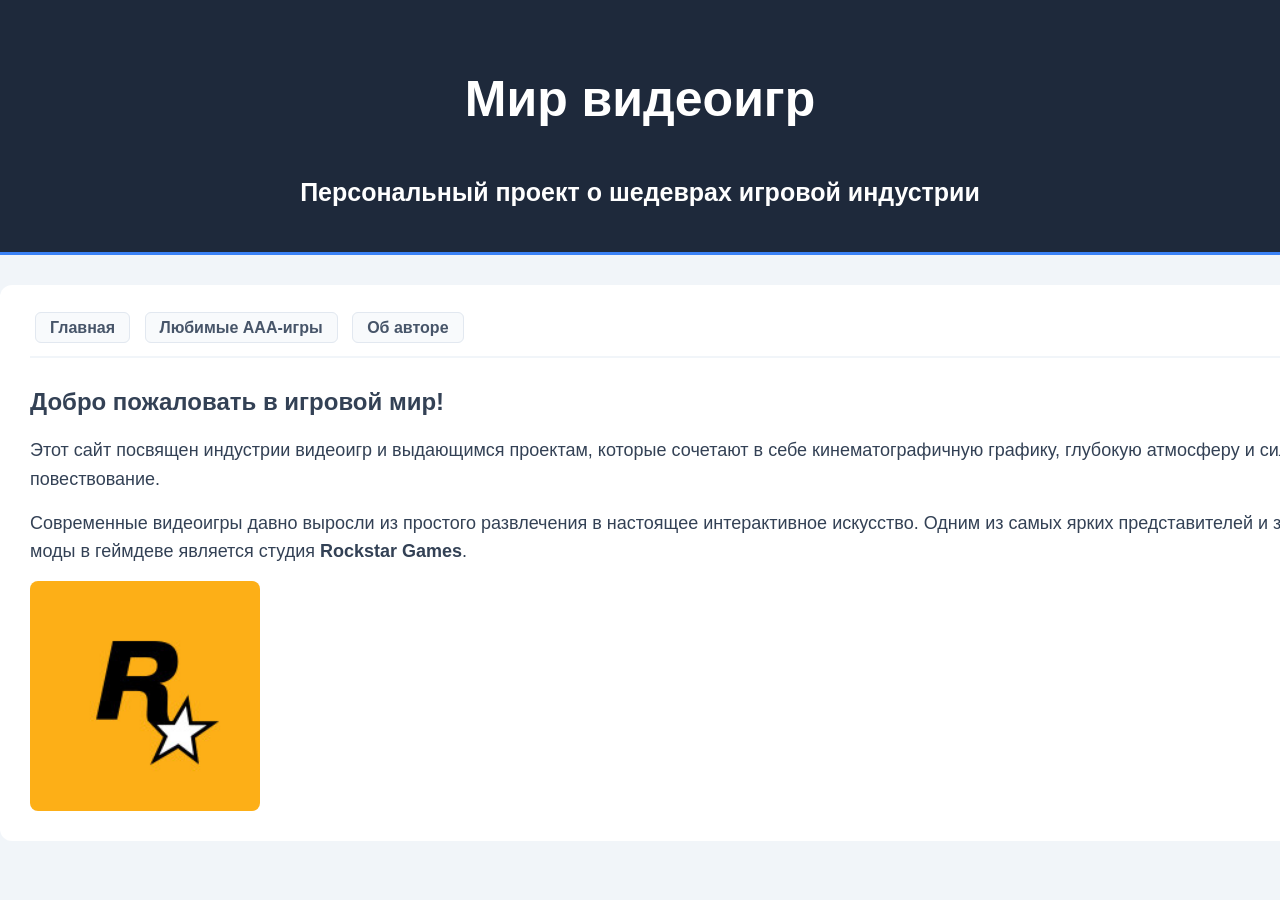
<file: lab2/index.html>
<!DOCTYPE html>
<html lang="ru">
<head>
    <meta charset="UTF-8">
    <title>Мир видеоигр | Главная</title>
    <link rel="stylesheet" href="style.css">
</head>
<body>

    <header>
        <h1>Мир видеоигр</h1>
        <p>Персональный проект о шедеврах игровой индустрии</p>
    </header>

    <div class="container">
        <nav class="nav-menu">
            <a href="index.html" class="nav-link">Главная</a>
            <a href="games.html" class="nav-link">Любимые ААА-игры</a>
            <a href="about.html" class="nav-link">Об авторе</a>
        </nav>

        <h2>Добро пожаловать в игровой мир!</h2>
        <p>
            Этот сайт посвящен индустрии видеоигр и выдающимся проектам, которые сочетают в себе кинематографичную графику, глубокую атмосферу и сильное повествование.
        </p>

        <div>
            <p>
                Современные видеоигры давно выросли из простого развлечения в настоящее интерактивное искусство. Одним из самых ярких представителей и законодателей моды в геймдеве является студия <strong>Rockstar Games</strong>.
            </p>
        </div>

        <div>
            <img src="rockstar.jpg" alt="Логотип Rockstar Games" class="game-image">
        </div>
    </div>

</body>
</html>
</file>
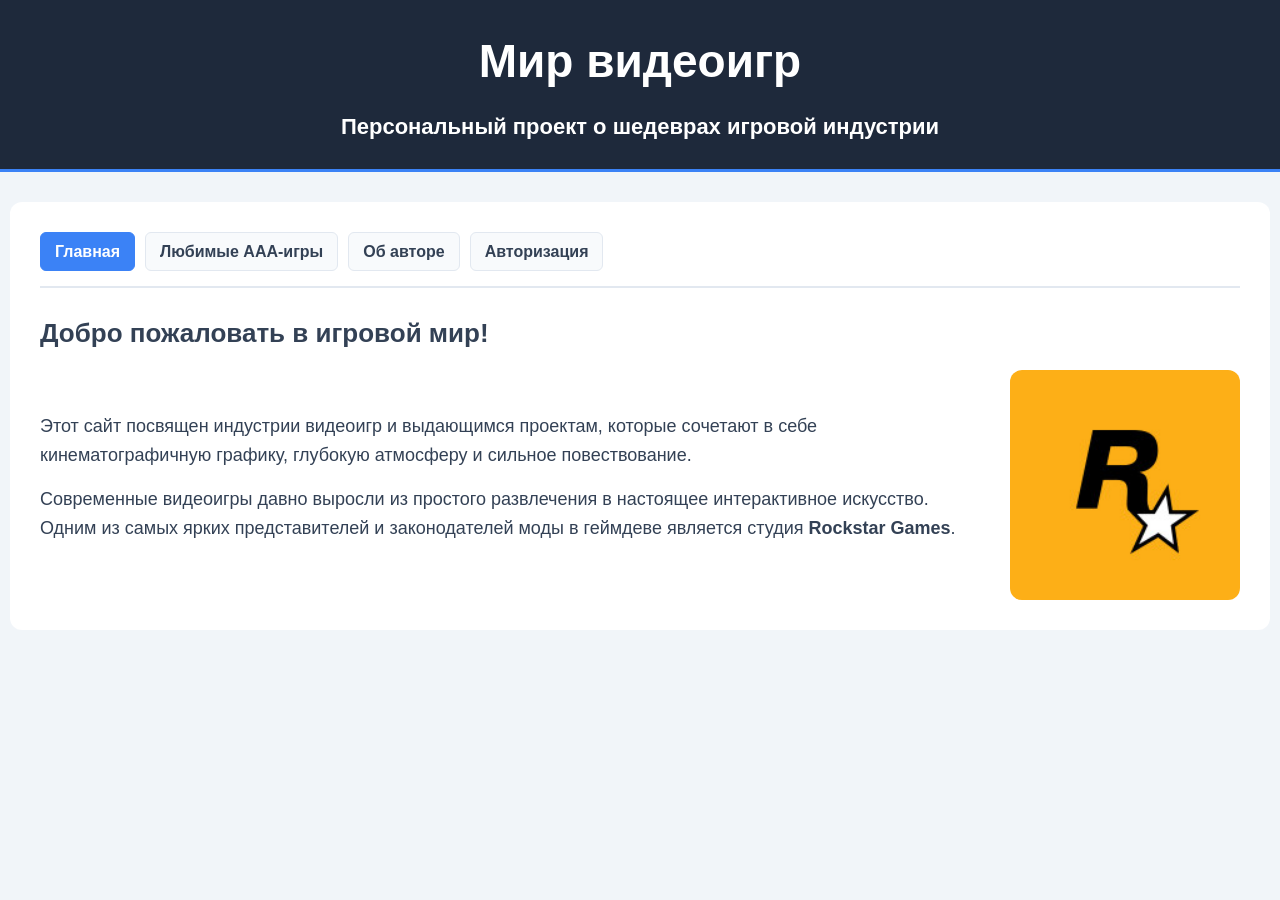
<file: lab4/index.html>
<!DOCTYPE html>
<html lang="ru">
<head>
    <meta charset="UTF-8">
    <meta name="viewport" content="width=device-width, initial-scale=1.0">
    <title>Мир видеоигр | Главная</title>
    <link rel="stylesheet" href="style.css">
</head>
<body class="page">

    <header class="header">
        <h1 class="header__title">Мир видеоигр</h1>
        <p class="header__subtitle">Персональный проект о шедеврах игровой индустрии</p>
    </header>

    <main class="container">
        <nav class="nav">
            <a href="index.html" class="nav__link nav__link_active">Главная</a>
            <a href="games.html" class="nav__link">Любимые ААА-игры</a>
            <a href="about.html" class="nav__link">Об авторе</a>
            <a href="form.html" class="nav__link">Авторизация</a>
        </nav>

        <section class="section">
            <h2 class="section__title">Добро пожаловать в игровой мир!</h2>

            <!-- Блок вёрстки с помощью Flexbox -->
            <div class="intro">
                <div class="intro__content">
                    <p class="section__text">
                        Этот сайт посвящен индустрии видеоигр и выдающимся проектам, которые сочетают в себе кинематографичную графику, глубокую атмосферу и сильное повествование.
                    </p>
                    <p class="section__text">
                        Современные видеоигры давно выросли из простого развлечения в настоящее интерактивное искусство. Одним из самых ярких представителей и законодателей моды в геймдеве является студия <strong>Rockstar Games</strong>.
                    </p>
                </div>

                <!-- Картинка с CSS-анимацией -->
                <img src="rockstar.jpg" alt="Логотип Rockstar Games" class="intro__image">
            </div>
        </section>
    </main>

</body>
</html>
</file>
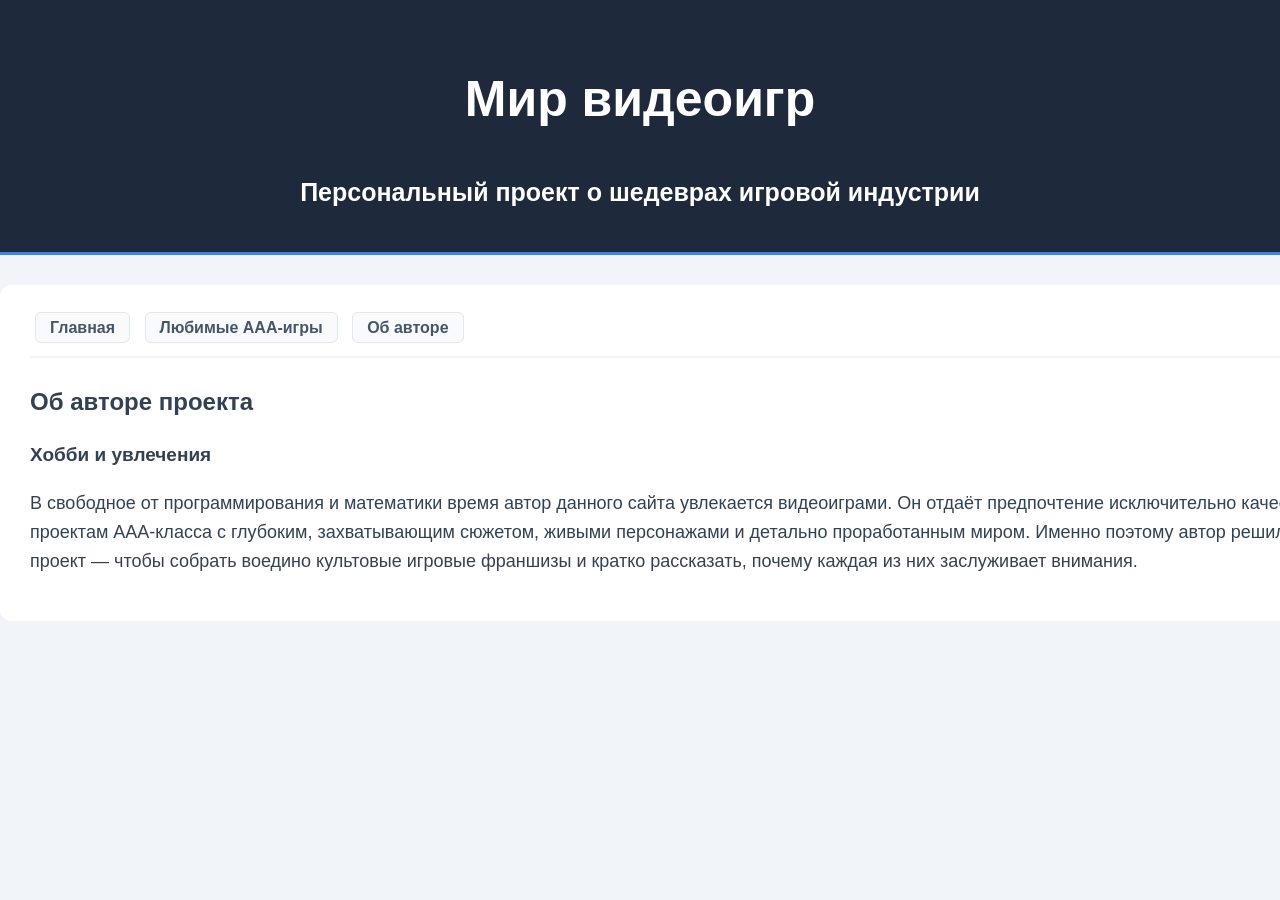
<file: lab2/about.html>
<!DOCTYPE html>
<html lang="ru">
<head>
    <meta charset="UTF-8">
    <title>Об авторе | Мир видеоигр</title>
    <link rel="stylesheet" href="style.css">
</head>
<body>

    <header>
        <h1>Мир видеоигр</h1>
        <p>Персональный проект о шедеврах игровой индустрии</p>
    </header>

    <div class="container">
        <nav class="nav-menu">
            <a href="index.html" class="nav-link">Главная</a>
            <a href="games.html" class="nav-link">Любимые ААА-игры</a>
            <a href="about.html" class="nav-link">Об авторе</a>
        </nav>

        <h2>Об авторе проекта</h2>
        
        <div>
            <h3>Хобби и увлечения</h3>
            <p>
                В свободное от программирования и математики время автор данного сайта увлекается видеоиграми. Он отдаёт предпочтение исключительно качественным проектам ААА-класса с глубоким, захватывающим сюжетом, живыми персонажами и детально проработанным миром. Именно поэтому автор решил создать этот проект — чтобы собрать воедино культовые игровые франшизы и кратко рассказать, почему каждая из них заслуживает внимания.
            </p>
        </div>
    </div>

</body>
</html>
</file>
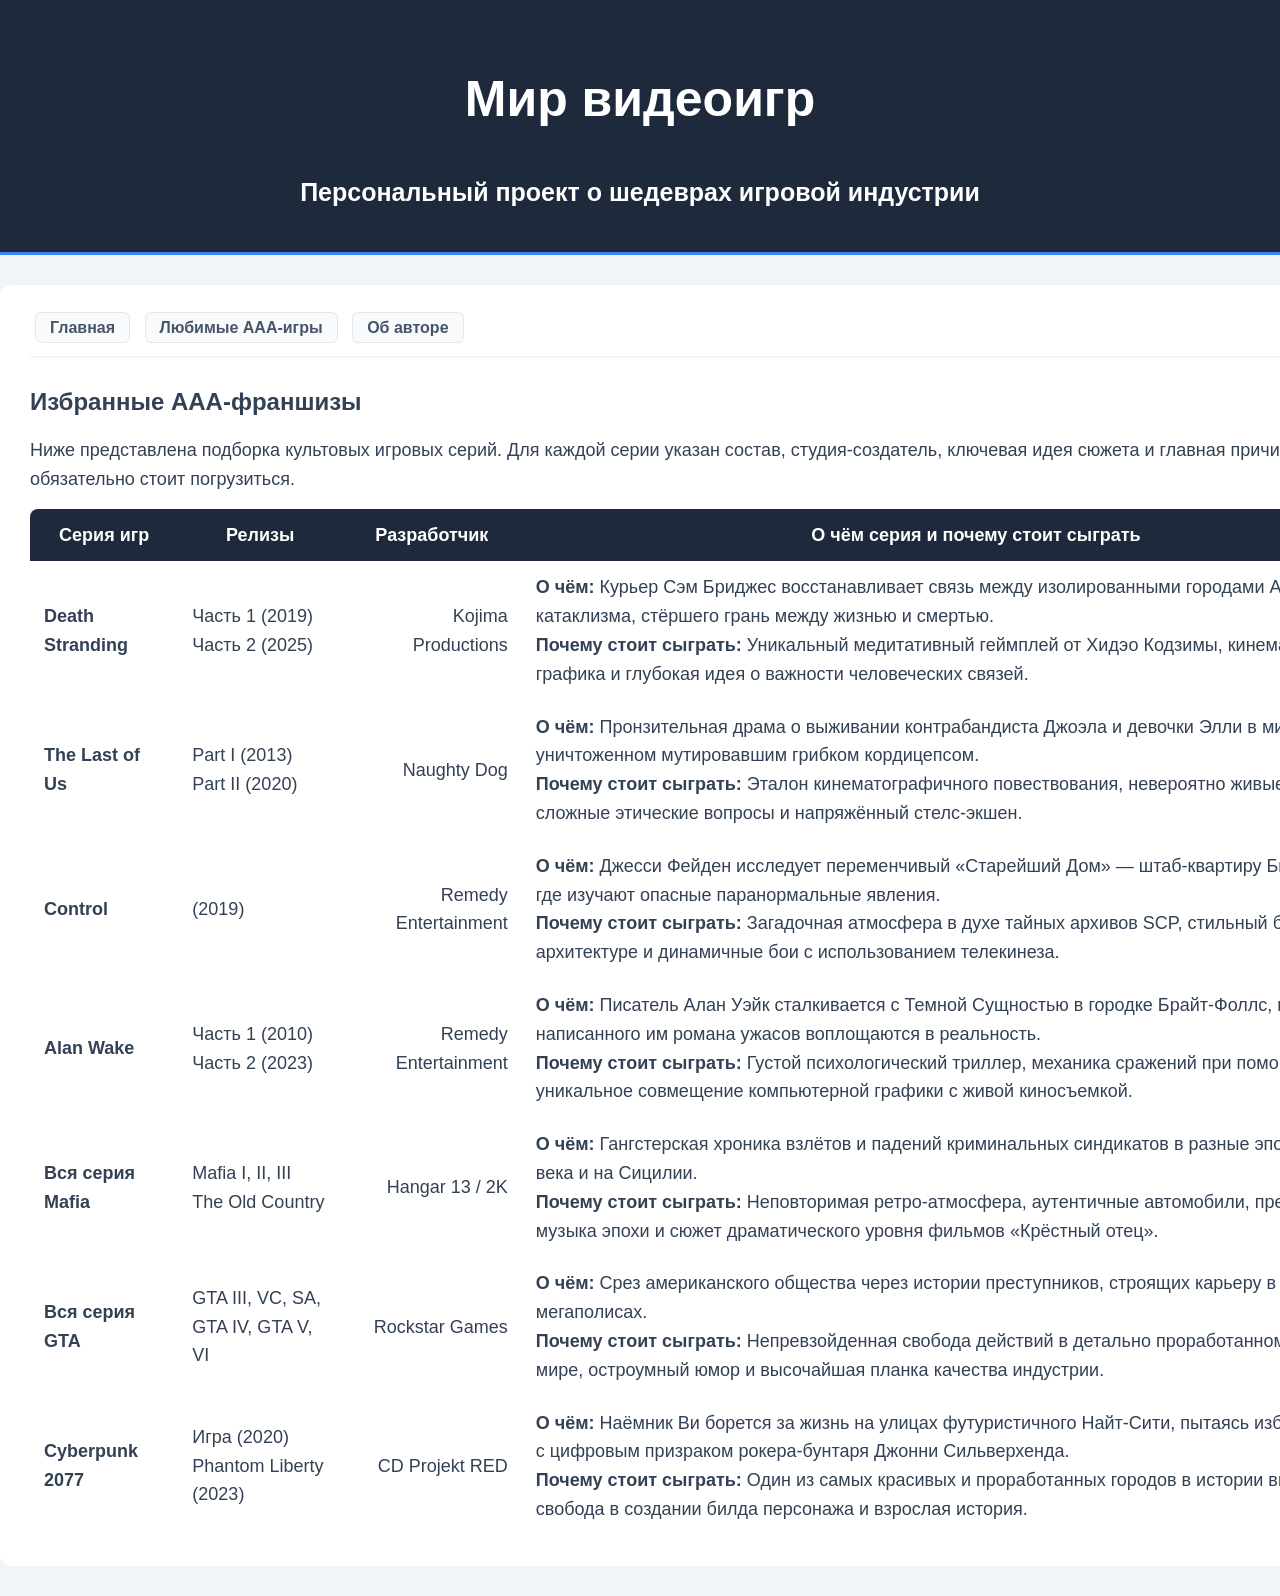
<file: lab2/games.html>
<!DOCTYPE html>
<html lang="ru">
<head>
    <meta charset="UTF-8">
    <title>Любимые ААА-игры | Мир видеоигр</title>
    <link rel="stylesheet" href="style.css">
</head>
<body>

    <header class="header-game">
        <h1>Мир видеоигр</h1>
        <p>Персональный проект о шедеврах игровой индустрии</p>
    </header>

    <div class="container">
        <nav class="nav-menu">
            <a href="index.html" class="nav-link">Главная</a>
            <a href="games.html" class="nav-link">Любимые ААА-игры</a>
            <a href="about.html" class="nav-link">Об авторе</a>
        </nav>

        <h2>Избранные ААА-франшизы</h2>
        <p>
            Ниже представлена подборка культовых игровых серий. Для каждой серии указан состав, студия-создатель, ключевая идея сюжета и главная причина, почему в неё обязательно стоит погрузиться.
        </p>

        <table>
            <thead>
                <tr>
                    <th>Серия игр</th>
                    <th>Релизы</th>
                    <th>Разработчик</th>
                    <th>О чём серия и почему стоит сыграть</th>
                </tr>
            </thead>
            <tbody>
                <tr>
                    <td><strong>Death Stranding</strong></td>
                    <td>Часть 1 (2019)<br>Часть 2 (2025)</td>
                    <td class="text-right">Kojima Productions</td>
                    <td>
                        <strong>О чём:</strong> Курьер Сэм Бриджес восстанавливает связь между изолированными городами Америки после катаклизма, стёршего грань между жизнью и смертью.<br>
                        <strong>Почему стоит сыграть:</strong> Уникальный медитативный геймплей от Хидэо Кодзимы, кинематографичная графика и глубокая идея о важности человеческих связей.
                    </td>
                </tr>

                <tr>
                    <td><strong>The Last of Us</strong></td>
                    <td >Part I (2013)<br>Part II (2020)</td>
                    <td class="text-right">Naughty Dog</td>
                    <td>
                        <strong>О чём:</strong> Пронзительная драма о выживании контрабандиста Джоэла и девочки Элли в мире, уничтоженном мутировавшим грибком кордицепсом.<br>
                        <strong>Почему стоит сыграть:</strong> Эталон кинематографичного повествования, невероятно живые персонажи, сложные этические вопросы и напряжённый стелс-экшен.
                    </td>
                </tr>

                <tr>
                    <td><strong>Control</strong></td>
                    <td>(2019)</td>
                    <td class="text-right">Remedy Entertainment</td>
                    <td>
                        <strong>О чём:</strong> Джесси Фейден исследует переменчивый «Старейший Дом» — штаб-квартиру Бюро Контроля, где изучают опасные паранормальные явления.<br>
                        <strong>Почему стоит сыграть:</strong> Загадочная атмосфера в духе тайных архивов SCP, стильный брутализм в архитектуре и динамичные бои с использованием телекинеза.
                    </td>
                </tr>

                <tr>
                    <td><strong>Alan Wake</strong></td>
                    <td>Часть 1 (2010)<br>Часть 2 (2023)</td>
                    <td class="text-right">Remedy Entertainment</td>
                    <td>
                        <strong>О чём:</strong> Писатель Алан Уэйк сталкивается с Темной Сущностью в городке Брайт-Фоллс, где события написанного им романа ужасов воплощаются в реальность.<br>
                        <strong>Почему стоит сыграть:</strong> Густой психологический триллер, механика сражений при помощи света и уникальное совмещение компьютерной графики с живой киносъемкой.
                    </td>
                </tr>

                <tr>
                    <td><strong>Вся серия Mafia</strong></td>
                    <td>Mafia I, II, III<br>The Old Country</td>
                    <td class="text-right">Hangar 13 / 2K</td>
                    <td>
                        <strong>О чём:</strong> Гангстерская хроника взлётов и падений криминальных синдикатов в разные эпохи Америки XX века и на Сицилии.<br>
                        <strong>Почему стоит сыграть:</strong> Неповторимая ретро-атмосфера, аутентичные автомобили, превосходная музыка эпохи и сюжет драматического уровня фильмов «Крёстный отец».
                    </td>
                </tr>

                <tr>
                    <td><strong>Вся серия GTA</strong></td>
                    <td>GTA III, VC, SA,<br>GTA IV, GTA V, VI</td>
                    <td class="text-right">Rockstar Games</td>
                    <td>
                        <strong>О чём:</strong> Срез американского общества через истории преступников, строящих карьеру в масштабных мегаполисах.<br>
                        <strong>Почему стоит сыграть:</strong> Непревзойденная свобода действий в детально проработанном открытом мире, остроумный юмор и высочайшая планка качества индустрии.
                    </td>
                </tr>

                <tr>
                    <td><strong>Cyberpunk 2077</strong></td>
                    <td>Игра (2020)<br>Phantom Liberty (2023)</td>
                    <td class="text-right">CD Projekt RED</td>
                    <td>
                        <strong>О чём:</strong> Наёмник Ви борется за жизнь на улицах футуристичного Найт-Сити, пытаясь избавиться от чипа с цифровым призраком рокера-бунтаря Джонни Сильверхенда.<br>
                        <strong>Почему стоит сыграть:</strong> Один из самых красивых и проработанных городов в истории видеоигр, полная свобода в создании билда персонажа и взрослая история.
                    </td>
                </tr>
            </tbody>
        </table>
    </div>

</body>
</html>
</file>
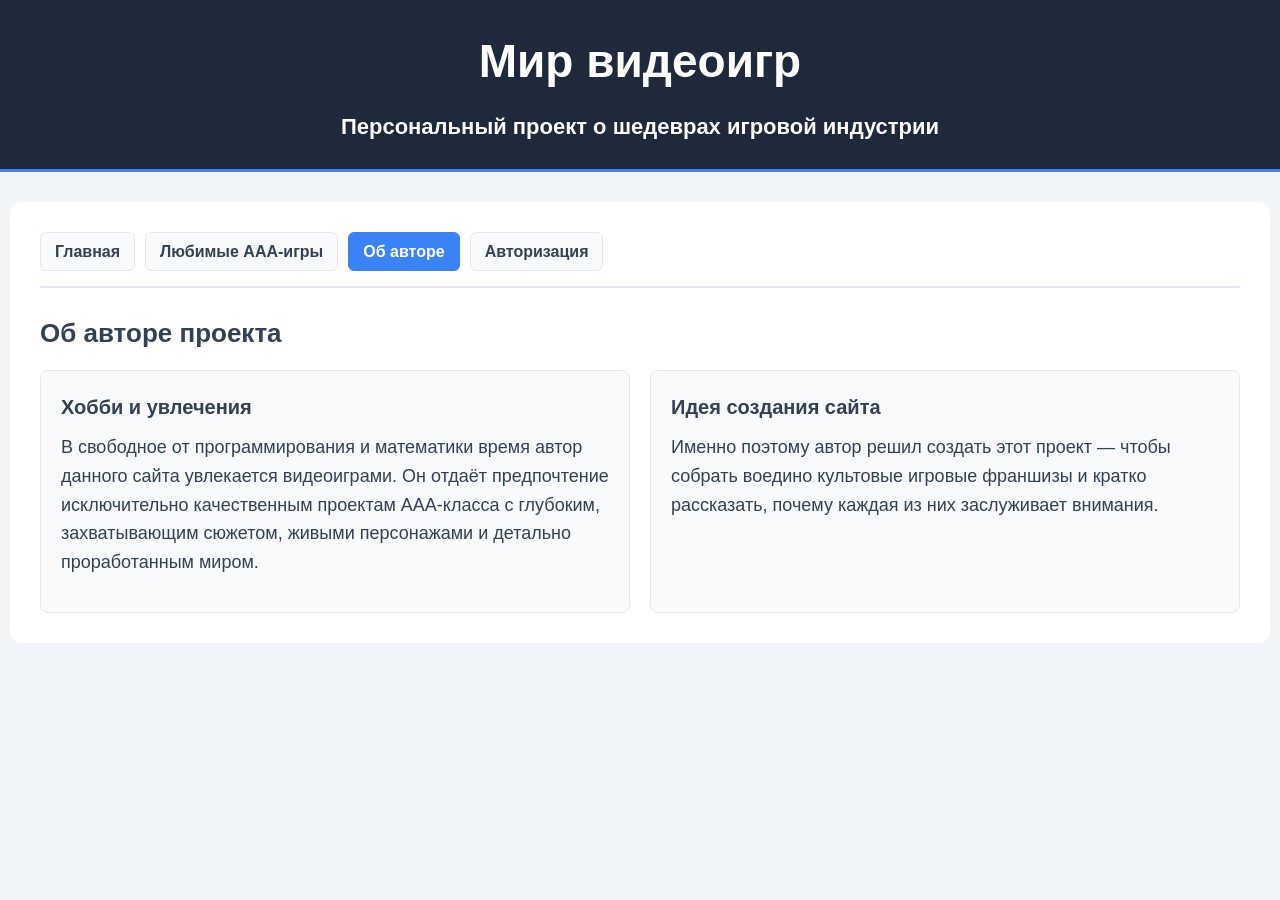
<file: lab4/about.html>
<!DOCTYPE html>
<html lang="ru">
<head>
    <meta charset="UTF-8">
    <meta name="viewport" content="width=device-width, initial-scale=1.0">
    <title>Об авторе | Мир видеоигр</title>
    <link rel="stylesheet" href="style.css">
</head>
<body class="page">

    <header class="header">
        <h1 class="header__title">Мир видеоигр</h1>
        <p class="header__subtitle">Персональный проект о шедеврах игровой индустрии</p>
    </header>

    <main class="container">
        <nav class="nav">
            <a href="index.html" class="nav__link">Главная</a>
            <a href="games.html" class="nav__link">Любимые ААА-игры</a>
            <a href="about.html" class="nav__link nav__link_active">Об авторе</a>
            <a href="form.html" class="nav__link">Авторизация</a>
        </nav>

        <section class="section">
            <h2 class="section__title">Об авторе проекта</h2>

            <!-- Блок вёрстки с помощью CSS Grid (2 колонки) -->
            <div class="about-grid">
                <div class="card">
                    <h3 class="card__title">Хобби и увлечения</h3>
                    <p class="section__text">
                        В свободное от программирования и математики время автор данного сайта увлекается видеоиграми. Он отдаёт предпочтение исключительно качественным проектам ААА-класса с глубоким, захватывающим сюжетом, живыми персонажами и детально проработанным миром.
                    </p>
                </div>

                <div class="card">
                    <h3 class="card__title">Идея создания сайта</h3>
                    <p class="section__text">
                        Именно поэтому автор решил создать этот проект — чтобы собрать воедино культовые игровые франшизы и кратко рассказать, почему каждая из них заслуживает внимания.
                    </p>
                </div>
            </div>
        </section>
    </main>

</body>
</html>
</file>
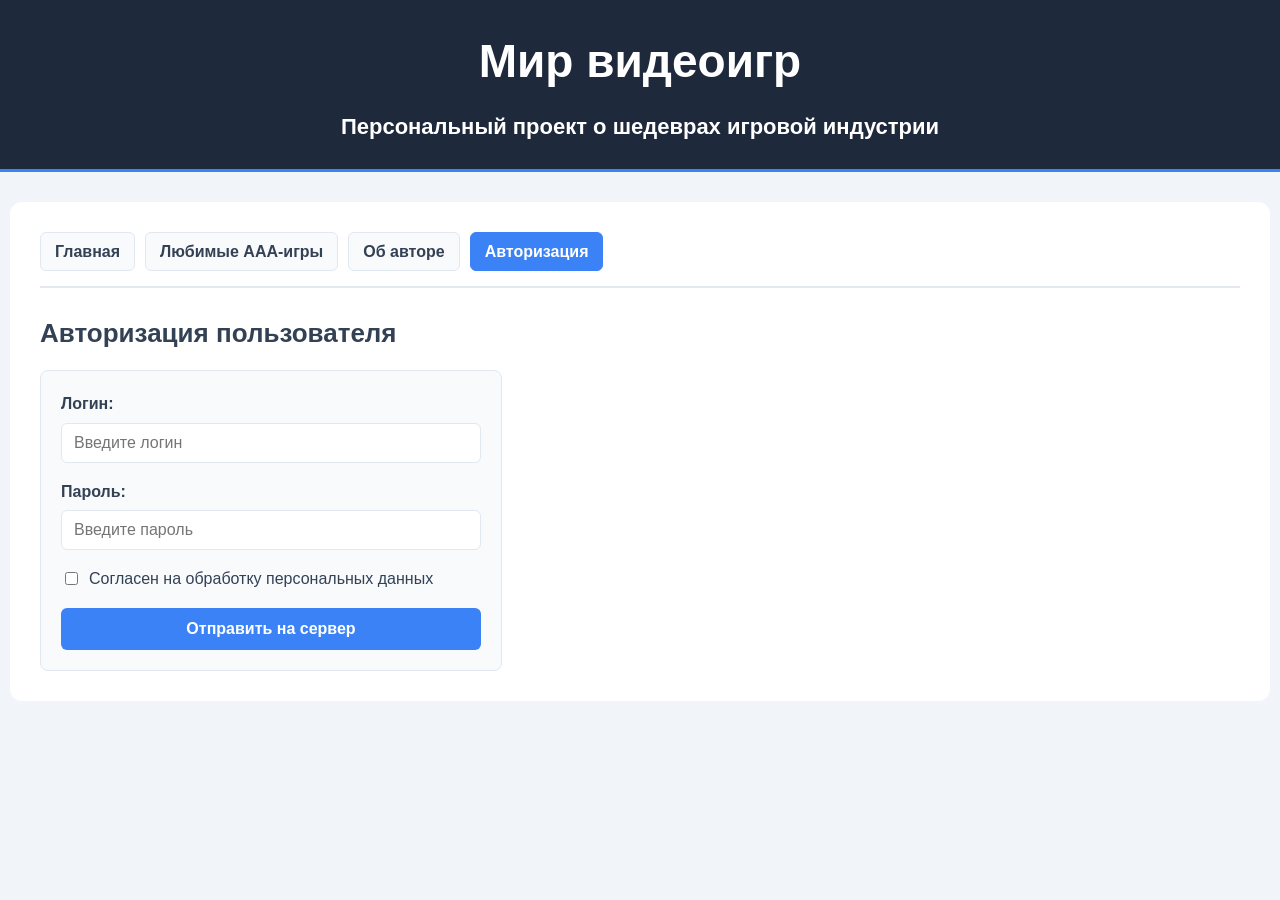
<file: lab4/form.html>
<!DOCTYPE html>
<html lang="ru">
<head>
    <meta charset="UTF-8">
    <meta name="viewport" content="width=device-width, initial-scale=1.0">
    <title>Авторизация | Мир видеоигр</title>
    <link rel="stylesheet" href="style.css">
</head>
<body class="page">

    <header class="header">
        <h1 class="header__title">Мир видеоигр</h1>
        <p class="header__subtitle">Персональный проект о шедеврах игровой индустрии</p>
    </header>

    <main class="container">
        <nav class="nav">
            <a href="index.html" class="nav__link">Главная</a>
            <a href="games.html" class="nav__link">Любимые ААА-игры</a>
            <a href="about.html" class="nav__link">Об авторе</a>
            <a href="form.html" class="nav__link nav__link_active">Авторизация</a>
        </nav>

        <section class="section">
            <h2 class="section__title">Авторизация пользователя</h2>

            <form class="auth-form card" id="authForm">
                <!-- Тип поля 1: text -->
                <div class="auth-form__field">
                    <label class="auth-form__label" for="login">Логин:</label>
                    <input class="auth-form__input" type="text" id="login" name="login" placeholder="Введите логин" required>
                </div>

                <!-- Тип поля 2: password -->
                <div class="auth-form__field">
                    <label class="auth-form__label" for="password">Пароль:</label>
                    <input class="auth-form__input" type="password" id="password" name="password" placeholder="Введите пароль" required>
                </div>

                <!-- Тип поля 3: checkbox -->
                <label class="auth-form__checkbox-group">
                    <input type="checkbox" name="agreement">
                    <span>Согласен на обработку персональных данных</span>
                </label>

                <!-- Кнопка отправки данных -->
                <button class="auth-form__button" type="submit">Отправить на сервер</button>
            </form>
        </section>
    </main>

    <script src="script.js"></script>
</body>
</html>
</file>
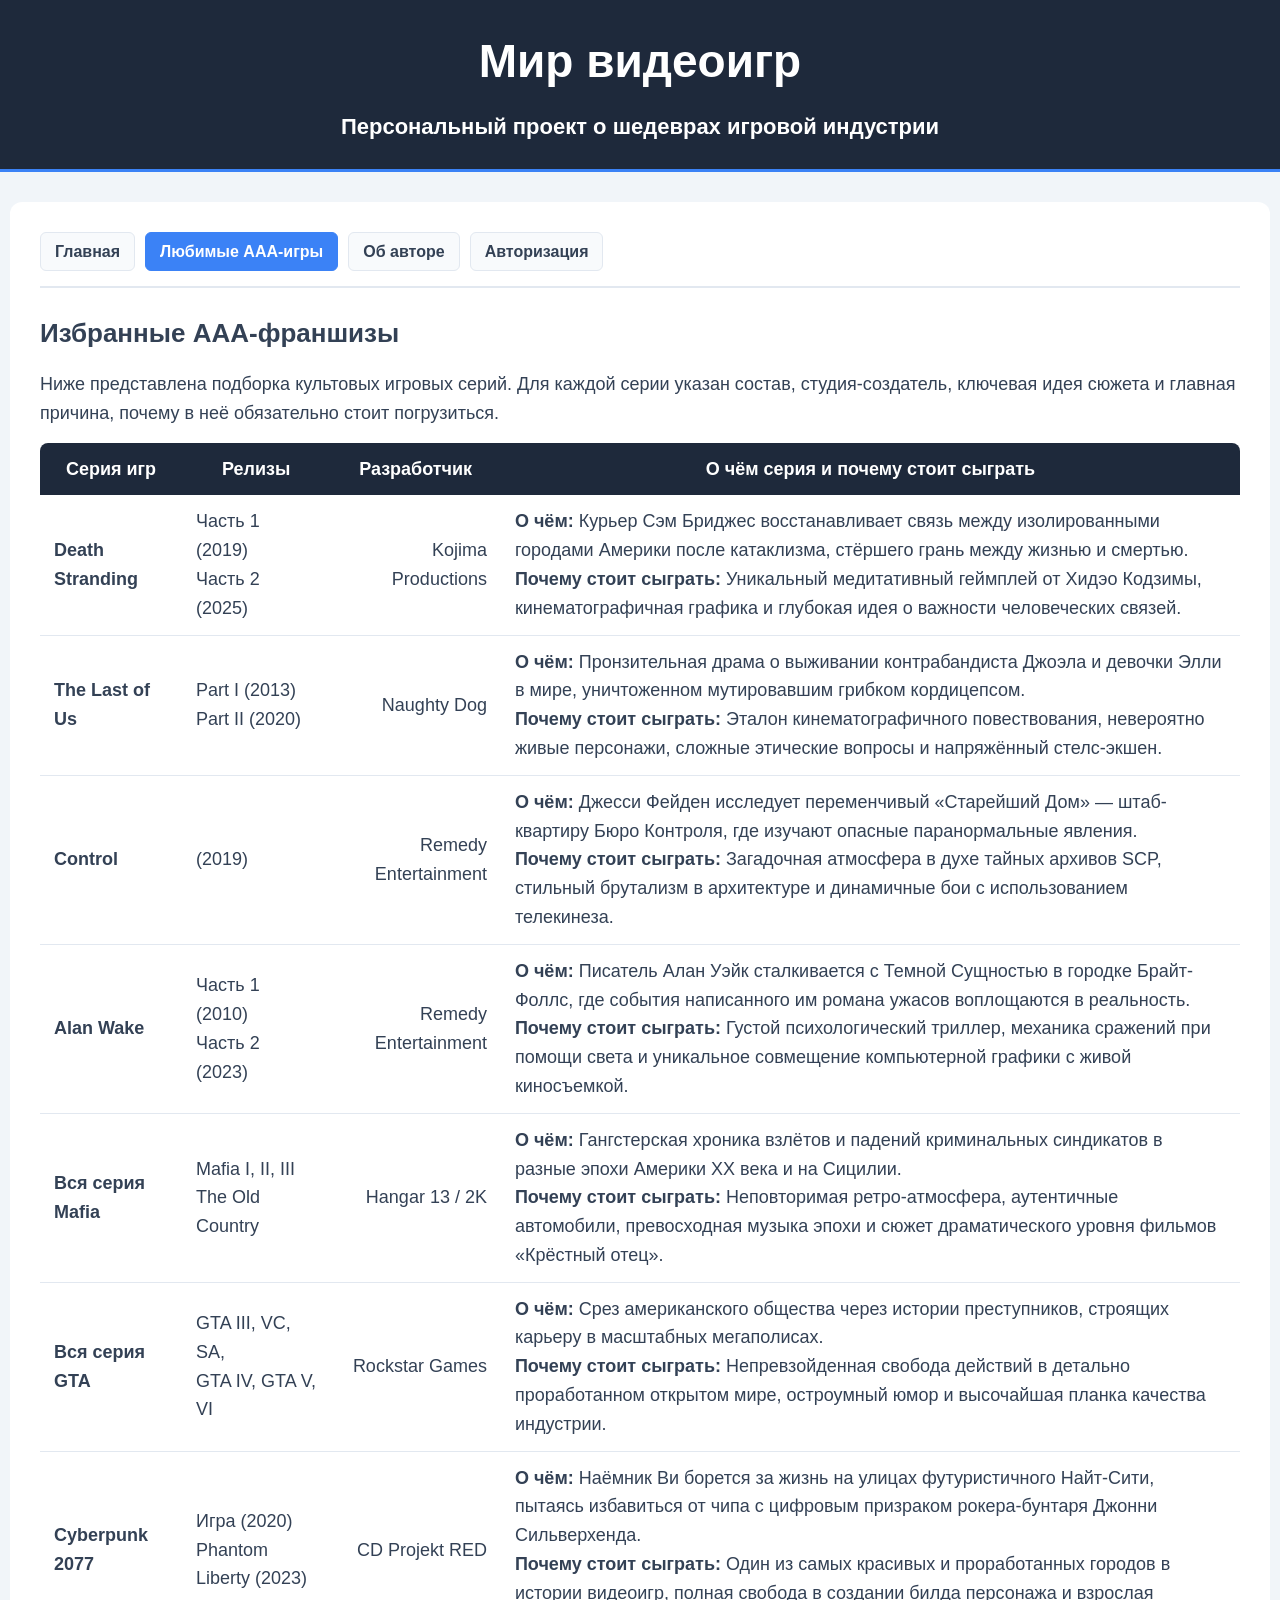
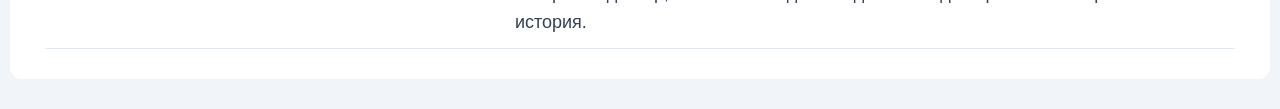
<file: lab4/games.html>
<!DOCTYPE html>
<html lang="ru">
<head>
    <meta charset="UTF-8">
    <meta name="viewport" content="width=device-width, initial-scale=1.0">
    <title>Любимые ААА-игры | Мир видеоигр</title>
    <link rel="stylesheet" href="style.css">
</head>
<body class="page">

    <header class="header">
        <h1 class="header__title">Мир видеоигр</h1>
        <p class="header__subtitle">Персональный проект о шедеврах игровой индустрии</p>
    </header>

    <main class="container">
        <nav class="nav">
            <a href="index.html" class="nav__link">Главная</a>
            <a href="games.html" class="nav__link nav__link_active">Любимые ААА-игры</a>
            <a href="about.html" class="nav__link">Об авторе</a>
            <a href="form.html" class="nav__link">Авторизация</a>
        </nav>

        <section class="section">
            <h2 class="section__title">Избранные ААА-франшизы</h2>
            <p class="section__text">
                Ниже представлена подборка культовых игровых серий. Для каждой серии указан состав, студия-создатель, ключевая идея сюжета и главная причина, почему в неё обязательно стоит погрузиться.
            </p>

            <table class="games-table">
                <thead>
                    <tr>
                        <th class="games-table__head">Серия игр</th>
                        <th class="games-table__head">Релизы</th>
                        <th class="games-table__head">Разработчик</th>
                        <th class="games-table__head">О чём серия и почему стоит сыграть</th>
                    </tr>
                </thead>
                <tbody>
                    <tr>
                        <td class="games-table__cell"><strong>Death Stranding</strong></td>
                        <td class="games-table__cell">Часть 1 (2019)<br>Часть 2 (2025)</td>
                        <td class="games-table__cell games-table__cell_right">Kojima Productions</td>
                        <td class="games-table__cell">
                            <strong>О чём:</strong> Курьер Сэм Бриджес восстанавливает связь между изолированными городами Америки после катаклизма, стёршего грань между жизнью и смертью.<br>
                            <strong>Почему стоит сыграть:</strong> Уникальный медитативный геймплей от Хидэо Кодзимы, кинематографичная графика и глубокая идея о важности человеческих связей.
                        </td>
                    </tr>

                    <tr>
                        <td class="games-table__cell"><strong>The Last of Us</strong></td>
                        <td class="games-table__cell">Part I (2013)<br>Part II (2020)</td>
                        <td class="games-table__cell games-table__cell_right">Naughty Dog</td>
                        <td class="games-table__cell">
                            <strong>О чём:</strong> Пронзительная драма о выживании контрабандиста Джоэла и девочки Элли в мире, уничтоженном мутировавшим грибком кордицепсом.<br>
                            <strong>Почему стоит сыграть:</strong> Эталон кинематографичного повествования, невероятно живые персонажи, сложные этические вопросы и напряжённый стелс-экшен.
                        </td>
                    </tr>

                    <tr>
                        <td class="games-table__cell"><strong>Control</strong></td>
                        <td class="games-table__cell">(2019)</td>
                        <td class="games-table__cell games-table__cell_right">Remedy Entertainment</td>
                        <td class="games-table__cell">
                            <strong>О чём:</strong> Джесси Фейден исследует переменчивый «Старейший Дом» — штаб-квартиру Бюро Контроля, где изучают опасные паранормальные явления.<br>
                            <strong>Почему стоит сыграть:</strong> Загадочная атмосфера в духе тайных архивов SCP, стильный брутализм в архитектуре и динамичные бои с использованием телекинеза.
                        </td>
                    </tr>

                    <tr>
                        <td class="games-table__cell"><strong>Alan Wake</strong></td>
                        <td class="games-table__cell">Часть 1 (2010)<br>Часть 2 (2023)</td>
                        <td class="games-table__cell games-table__cell_right">Remedy Entertainment</td>
                        <td class="games-table__cell">
                            <strong>О чём:</strong> Писатель Алан Уэйк сталкивается с Темной Сущностью в городке Брайт-Фоллс, где события написанного им романа ужасов воплощаются в реальность.<br>
                            <strong>Почему стоит сыграть:</strong> Густой психологический триллер, механика сражений при помощи света и уникальное совмещение компьютерной графики с живой киносъемкой.
                        </td>
                    </tr>

                    <tr>
                        <td class="games-table__cell"><strong>Вся серия Mafia</strong></td>
                        <td class="games-table__cell">Mafia I, II, III<br>The Old Country</td>
                        <td class="games-table__cell games-table__cell_right">Hangar 13 / 2K</td>
                        <td class="games-table__cell">
                            <strong>О чём:</strong> Гангстерская хроника взлётов и падений криминальных синдикатов в разные эпохи Америки XX века и на Сицилии.<br>
                            <strong>Почему стоит сыграть:</strong> Неповторимая ретро-атмосфера, аутентичные автомобили, превосходная музыка эпохи и сюжет драматического уровня фильмов «Крёстный отец».
                        </td>
                    </tr>

                    <tr>
                        <td class="games-table__cell"><strong>Вся серия GTA</strong></td>
                        <td class="games-table__cell">GTA III, VC, SA,<br>GTA IV, GTA V, VI</td>
                        <td class="games-table__cell games-table__cell_right">Rockstar Games</td>
                        <td class="games-table__cell">
                            <strong>О чём:</strong> Срез американского общества через истории преступников, строящих карьеру в масштабных мегаполисах.<br>
                            <strong>Почему стоит сыграть:</strong> Непревзойденная свобода действий в детально проработанном открытом мире, остроумный юмор и высочайшая планка качества индустрии.
                        </td>
                    </tr>

                    <tr>
                        <td class="games-table__cell"><strong>Cyberpunk 2077</strong></td>
                        <td class="games-table__cell">Игра (2020)<br>Phantom Liberty (2023)</td>
                        <td class="games-table__cell games-table__cell_right">CD Projekt RED</td>
                        <td class="games-table__cell">
                            <strong>О чём:</strong> Наёмник Ви борется за жизнь на улицах футуристичного Найт-Сити, пытаясь избавиться от чипа с цифровым призраком рокера-бунтаря Джонни Сильверхенда.<br>
                            <strong>Почему стоит сыграть:</strong> Один из самых красивых и проработанных городов в истории видеоигр, полная свобода в создании билда персонажа и взрослая история.
                        </td>
                    </tr>
                </tbody>
            </table>
        </section>
    </main>

</body>
</html>
</file>
<file: lab2/style.css>
body {
    font-family: -apple-system, BlinkMacSystemFont, "Segoe UI", Roboto, sans-serif;
    background-color: #f1f5f9;
    color: #334155;
    margin: 0;
    padding: 0;
    line-height: 1.6;
}

header {
    background: #1e293b;
    color: #ffffff;
    padding: 25px 20px;
    text-align: center;
    border-bottom: 3px solid #3b82f6;
}

h1 {
    font-size: 50px;
    font-weight: 800;
}

header p {
    font-size: 25px;
    font-weight: 600;
}

.container {
    width: 1400px;
    margin: 30px auto;
    background-color: #ffffff;
    padding: 30px;
    border-radius: 12px;
}
 
.nav-menu {
    margin-bottom: 25px;
    padding-bottom: 15px;
    border-bottom: 2px solid #f1f5f9;
}

.nav-link {
    display: inline;
    margin: 0 5px;
    padding: 6px 14px;
    text-decoration: none;
    color: #475569;
    background-color: #f8fafc;
    border: 1px solid #e2e8f0;
    border-radius: 6px;
    font-weight: 600;
}

.nav-link:hover {
    background-color: #3b82f6;
    color: #ffffff;
}

h2 {
    margin: 0 0 15px 0;
}

p {
    margin: 0 0 15px 0;
    font-size: 18px;
}

.game-image {
    display: block;
    width: 230px;
    height: auto;
    border-radius: 8px;
}

table {
    width: 100%;
    border-collapse: collapse;
    border-radius: 8px;
    overflow: hidden;
    font-size: 18px;
}

th, td {
    padding: 12px 14px;
}

td {
     text-align: left;
}

th {
    background-color: #1e293b;
    color: #ffffff;
    text-align: center;
}

h3 {
    font-size: 19px;
}

.text-right {
    text-align: right;
}
</file>
<file: lab4/style.css>
/* Все цвета сайта задаются исключительно через CSS-переменные */
:root {
    --color-bg: #f1f5f9;
    --color-white: #ffffff;
    --color-surface-alt: #f8fafc;
    --color-header-bg: #1e293b;
    --color-text: #334155;
    --color-accent: #3b82f6;
    --color-border: #e2e8f0;
    --color-shadow: rgba(59, 130, 246, 0.35);
}

/* Базовый блок страницы */
.page {
    font-family: -apple-system, BlinkMacSystemFont, "Segoe UI", Roboto, sans-serif;
    background-color: var(--color-bg);
    color: var(--color-text);
    margin: 0;
    line-height: 1.6;
}

/* Блок шапки */
.header {
    background-color: var(--color-header-bg);
    color: var(--color-white);
    padding: 25px 20px;
    text-align: center;
    border-bottom: 3px solid var(--color-accent);
}

.header__title {
    font-size: 46px;
    font-weight: 800;
    margin: 0 0 10px 0;
}

.header__subtitle {
    font-size: 22px;
    font-weight: 600;
    margin: 0;
}

/* Блок основного контейнера */
.container {
    max-width: 1200px;
    margin: 30px auto;
    background-color: var(--color-white);
    padding: 30px;
    border-radius: 12px;
}

/* Блок навигации (Flexbox) */
.nav {
    display: flex;
    gap: 10px;
    margin-bottom: 25px;
    padding-bottom: 15px;
    border-bottom: 2px solid var(--color-border);
}

.nav__link {
    padding: 6px 14px;
    text-decoration: none;
    color: var(--color-text);
    background-color: var(--color-surface-alt);
    border: 1px solid var(--color-border);
    border-radius: 6px;
    font-weight: 600;
}

.nav__link:hover,
.nav__link_active {
    background-color: var(--color-accent);
    color: var(--color-white);
    border-color: var(--color-accent);
}

/* Блок заголовков и текстов разделов */
.section__title {
    margin: 0 0 15px 0;
    font-size: 26px;
}

.section__text {
    margin: 0 0 15px 0;
    font-size: 18px;
}

/* 1. Вёрстка Flexbox (страница index.html) */
.intro {
    display: flex;
    align-items: center;
    gap: 30px;
}

.intro__content {
    flex: 1;
}

/* 4. CSS-анимация (плавное парение и свечение логотипа) */
@keyframes floatLogo {
    0%, 100% {
        transform: translateY(0);
        box-shadow: none;
    }
    50% {
        transform: translateY(-10px);
        box-shadow: 0 14px 24px var(--color-shadow);
    }
}

.intro__image {
    width: 230px;
    border-radius: 12px;
    animation: floatLogo 3s ease-in-out infinite;
}

/* Блок таблицы (страница games.html) */
.games-table {
    width: 100%;
    border-collapse: collapse;
    border-radius: 8px;
    overflow: hidden;
    font-size: 18px;
}

.games-table__head {
    padding: 12px 14px;
    background-color: var(--color-header-bg);
    color: var(--color-white);
}

.games-table__cell {
    padding: 12px 14px;
    border-bottom: 1px solid var(--color-border);
}

.games-table__cell_right {
    text-align: right;
}

/* Общий переиспользуемый блок карточки (about.html и form.html) */
.card {
    background-color: var(--color-surface-alt);
    border: 1px solid var(--color-border);
    border-radius: 8px;
    padding: 20px;
}

.card__title {
    margin: 0 0 10px 0;
    font-size: 20px;
}

/* 2. Вёрстка Grid (страница about.html) */
.about-grid {
    display: grid;
    grid-template-columns: 1fr 1fr;
    gap: 20px;
}

/* 5. Блок формы авторизации (страница form.html) */
.auth-form {
    max-width: 420px;
    display: flex;
    flex-direction: column;
    gap: 16px;
}

.auth-form__field {
    display: flex;
    flex-direction: column;
    gap: 6px;
}

.auth-form__label {
    font-weight: 600;
}

.auth-form__input {
    padding: 10px 12px;
    font-family: inherit;
    font-size: 16px;
    color: var(--color-text);
    background-color: var(--color-white);
    border: 1px solid var(--color-border);
    border-radius: 6px;
}

.auth-form__checkbox-group {
    display: flex;
    align-items: center;
    gap: 8px;
}

.auth-form__button {
    padding: 12px 18px;
    font-family: inherit;
    font-size: 16px;
    font-weight: 600;
    color: var(--color-white);
    background-color: var(--color-accent);
    border: none;
    border-radius: 6px;
    cursor: pointer;
}

.auth-form__button:hover {
    background-color: var(--color-header-bg);
}
</file>
